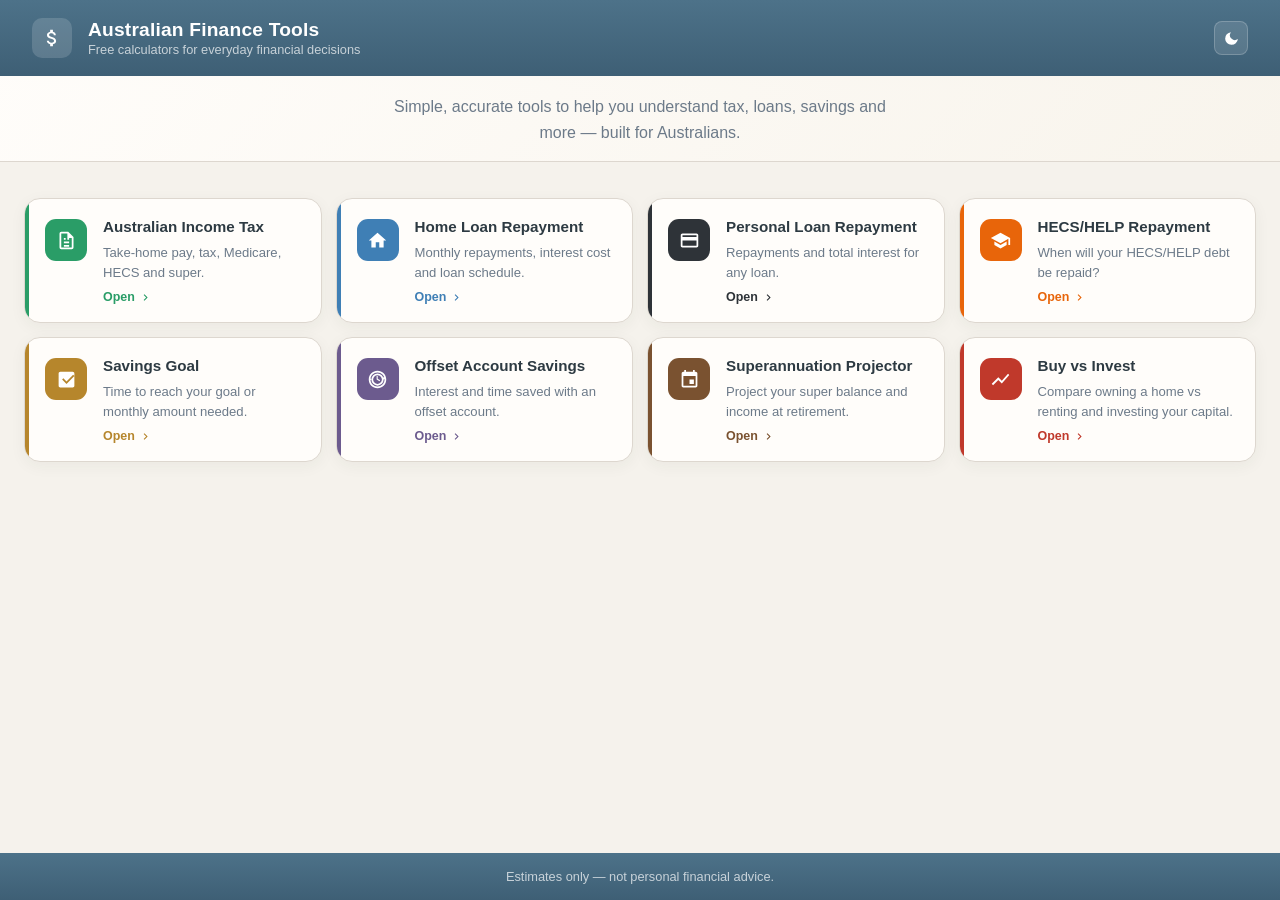
<file: index.html>
<!DOCTYPE html>
<html lang="en-AU">
<head>
<meta charset="UTF-8">
<meta name="viewport" content="width=device-width, initial-scale=1.0">
<title>Australian Finance Tools</title>
<script async src="https://pagead2.googlesyndication.com/pagead/js/adsbygoogle.js?client=ca-pub-XXXXXXXXXXXXXXXX" crossorigin="anonymous"></script>
<style>
:root{
  --green:#2a9d67;  --green-light:#e7f8ef;
  --blue:#3f7fb5;   --blue-light:#edf5fb;
  --amber:#b6862c;  --amber-light:#faf2df;
  --orange:#e67e22; --orange-light:#fef4e8;
  --red:#c0392b;    --red-light:#fdecea;
  --purple:#6c5b8e; --purple-light:#efebf7;
  --brown:#7a5230;  --brown-light:#f2ece4;
  --slate:#2e3338;  --slate-light:#f5f5f5;
  --navy:#3e5f75;
  --dark:#2d3a42;
  --text:#22313f;
  --text-light:#6c7a89;
  --border:#ddd7cf;
  --bg:#f5f2ec;
  --card:#fffdfa;
}

*,*::before,*::after{box-sizing:border-box;margin:0;padding:0}

html,body{overflow-x:hidden;width:100%;max-width:100%}

body{
  font-family:-apple-system,BlinkMacSystemFont,'Segoe UI',sans-serif;
  background:var(--bg);
  color:var(--text);
  min-height:100vh;
  display:flex;
  flex-direction:column;
}

/* ── Header ── */
.hd{
  background:linear-gradient(180deg,#4d7289 0%,var(--navy) 100%);
  padding:18px 32px;
  display:flex;
  align-items:center;
  gap:16px;
  box-shadow:0 2px 12px rgba(0,0,0,.18);
}

.hd-logo{
  width:40px;height:40px;
  background:rgba(255,255,255,.15);
  border-radius:10px;
  display:flex;align-items:center;justify-content:center;
  flex-shrink:0;
}

.hd-logo svg{width:22px;height:22px;fill:#fff}
.hd-title{font-size:1.2rem;font-weight:700;color:#fff;letter-spacing:.01em}
.hd-sub{font-size:.8rem;color:rgba(255,255,255,.7);margin-top:1px}

/* ── Hero ── */
.hero-section{
  background:linear-gradient(135deg,rgba(255,253,250,.98),rgba(248,244,236,.98));
  border-bottom:1px solid var(--border);
  padding:18px 32px 16px;
  text-align:center;
}

.hero-section p{font-size:1rem;color:var(--text-light);max-width:520px;margin:0 auto;line-height:1.6}

/* ── Page wrapper ── */
.page-wrapper{display:flex;justify-content:center;align-items:flex-start;gap:0;width:100%;flex:1}

/* ── Side rails ── */
.side-rail{
  display:none;
  width:180px;min-width:180px;
  position:sticky;top:24px;
  padding:32px 0 24px;
  flex-shrink:0;
  align-items:flex-start;
  justify-content:center;
}

.side-rail-inner{
  background:var(--card);
  border:1px solid var(--border);
  border-radius:16px;
  overflow:hidden;
  box-shadow:0 6px 20px rgba(45,50,40,.05);
}

.rail-ad-label{
  font-size:.68rem;font-weight:700;text-transform:uppercase;letter-spacing:.4px;
  color:var(--text-light);text-align:center;
  padding:7px 0 4px;border-bottom:1px solid var(--border);
}

.rail-ad-inner{padding:8px;display:flex;justify-content:center;align-items:flex-start;min-height:600px}

@media(min-width:1400px){
  .side-rail{display:flex;flex-direction:column}
  .main-content{flex:1;min-width:0}
}

/* ── Main content ── */
.main-content{flex:1;min-width:0}
.container{max-width:1280px;margin:0 auto;padding:36px 24px}

/* ── Calculator grid ── */
.tools-grid{display:grid;grid-template-columns:repeat(4,1fr);gap:14px}

/* ── Calculator card ── */
.tool-card{
  background:var(--card);
  border:1px solid var(--border);
  border-radius:16px;
  padding:18px 20px;
  box-shadow:0 4px 16px rgba(45,50,40,.05);
  transition:transform .18s,box-shadow .18s;
  text-decoration:none;
  color:inherit;
  display:flex;
  flex-direction:row;
  align-items:flex-start;
  gap:16px;
  position:relative;
  overflow:hidden;
}

.tool-card:hover{
  transform:translateY(-3px);
  box-shadow:0 12px 28px rgba(45,50,40,.11);
  border-color:var(--accent,var(--green));
}

/* Left accent stripe */
.tool-card::before{
  content:'';
  position:absolute;top:0;left:0;bottom:0;
  width:4px;
  background:var(--accent,var(--green));
  border-radius:16px 0 0 16px;
}

/* Icon */
.card-icon{
  width:42px;height:42px;min-width:42px;
  border-radius:11px;
  display:flex;align-items:center;justify-content:center;
  background:var(--icon-bg,var(--green-light));
  margin-top:2px;
}

.card-icon svg{width:21px;height:21px;fill:var(--icon-color,var(--green))}

/* Body */
.card-body{display:flex;flex-direction:column;gap:6px;flex:1;min-width:0}
.card-title{font-size:.95rem;font-weight:700;color:var(--dark);line-height:1.3}
.card-desc{font-size:.82rem;color:var(--text-light);line-height:1.5}

.card-cta{
  display:inline-flex;align-items:center;gap:4px;
  font-size:.78rem;font-weight:700;
  color:var(--accent,var(--green));
  margin-top:2px;
}

.card-cta svg{width:13px;height:13px;fill:var(--accent,var(--green));transition:transform .15s}
.tool-card:hover .card-cta svg{transform:translateX(3px)}

/* ── Footer ── */
.ft{
  background:linear-gradient(180deg,#4d7289 0%,var(--navy) 100%);
  padding:16px 32px;
  text-align:center;
  font-size:.8rem;
  color:rgba(255,255,255,.7);
}

.ft a{color:rgba(255,255,255,.85);text-decoration:none}

/* ── Responsive ── */
@media(max-width:1100px){.tools-grid{grid-template-columns:repeat(2,1fr)}}

@media(max-width:600px){
  .tools-grid{grid-template-columns:1fr}
  .hero-section{padding:14px 18px 12px}
  .container{padding:24px 16px}
  .tool-card{flex-direction:column;gap:12px}
  .hd{padding:12px 18px}
}

/* ── Dark mode (index) ─────────────────────────────────── */
[data-theme="dark"] {
  --bg:#141e28; --card:#1e2d3a; --border:#2e3d4a;
  --text:#d4dde6; --text-light:#8a9bab; --dark:#e8edf2;
  --navy:#4a7a9b; --green:#3dbf7e; --green-light:#1a3d2e;
  --brown:#9a7250; --brown-light:#2a2018;
  --slate:#8a9bab; --slate-light:#1e2530;
}
[data-theme="dark"] body { background:var(--bg); color:var(--text); }
[data-theme="dark"] .hd { background:linear-gradient(180deg,#1c3040 0%,#111e2a 100%); }
[data-theme="dark"] .hero-section { background:linear-gradient(135deg,#1a2530,#141e28); border-color:#2e3d4a; }
[data-theme="dark"] .hero-section p { color:#8a9bab; }
[data-theme="dark"] .tool-card { background:#1e2d3a; border-color:#2e3d4a; }
[data-theme="dark"] .tool-card:hover { border-color:var(--accent,#3dbf7e); }
[data-theme="dark"] .card-title { color:#e8edf2; }
[data-theme="dark"] .card-desc { color:#8a9bab; }
[data-theme="dark"] .side-rail-inner { background:#1e2d3a; border-color:#2e3d4a; }
[data-theme="dark"] .rail-ad-label { color:#8a9bab; border-color:#2e3d4a; }
[data-theme="dark"] .ft { background:linear-gradient(180deg,#1c3040 0%,#111e2a 100%); }
/* Personal Loan card: charcoal accent is invisible in dark mode — force cta to white */
[data-theme="dark"] a.tool-card[href*="personal-loan"] .card-cta { color: #e8edf2; }
[data-theme="dark"] a.tool-card[href*="personal-loan"] .card-cta svg { fill: #e8edf2; }

/* Theme button on index (inside .hd which has dark bg) */
#idxThemeBtn {
  display:inline-flex;align-items:center;justify-content:center;
  width:34px;height:34px;border-radius:8px;
  background:rgba(255,255,255,.12);border:1px solid rgba(255,255,255,.2);
  color:#fff;cursor:pointer;flex-shrink:0;margin-left:auto;
}
#idxThemeBtn:hover { background:rgba(255,255,255,.22); }
#idxThemeBtn svg { width:17px;height:17px;fill:currentColor; }
#idxThemeBtn .icon-sun { display:none; }
#idxThemeBtn .icon-moon { display:block; }
[data-theme="dark"] #idxThemeBtn .icon-sun { display:block; }
[data-theme="dark"] #idxThemeBtn .icon-moon { display:none; }
</style>
<script src="js/theme.js"></script>
<script>
document.addEventListener('DOMContentLoaded', function() {
  var btn = document.getElementById('idxThemeBtn');
  if (btn) btn.addEventListener('click', function() {
    var cur = document.documentElement.getAttribute('data-theme');
    var next = cur === 'dark' ? 'light' : 'dark';
    document.documentElement.setAttribute('data-theme', next);
    localStorage.setItem('auscalc-theme', next);
  });
});
</script>
</head>
<body>

<!-- Header -->
<div class="hd">
  <div class="hd-logo">
    <svg viewBox="0 0 24 24"><path d="M11.8 10.9c-2.27-.59-3-1.2-3-2.15 0-1.09 1.01-1.85 2.7-1.85 1.78 0 2.44.85 2.5 2.1h2.21c-.07-1.72-1.12-3.3-3.21-3.81V3h-3v2.16c-1.94.42-3.5 1.68-3.5 3.61 0 2.31 1.91 3.46 4.7 4.13 2.5.6 3 1.48 3 2.41 0 .69-.49 1.79-2.7 1.79-2.06 0-2.87-.92-2.98-2.1h-2.2c.12 2.19 1.76 3.42 3.68 3.83V21h3v-2.15c1.95-.37 3.5-1.5 3.5-3.55 0-2.84-2.43-3.81-4.7-4.4z"/></svg>
  </div>
  <div>
    <div class="hd-title">Australian Finance Tools</div>
    <div class="hd-sub">Free calculators for everyday financial decisions</div>
  </div>

  <button id="idxThemeBtn" aria-label="Toggle dark mode"><svg class="icon-moon" viewBox="0 0 24 24" fill="currentColor" width="16" height="16"><path d="M21 12.79A9 9 0 1111.21 3 7 7 0 0021 12.79z"/></svg><svg class="icon-sun"  viewBox="0 0 24 24" fill="currentColor" width="16" height="16"><path d="M12 17a5 5 0 100-10 5 5 0 000 10zm0-14a1 1 0 011 1v1a1 1 0 11-2 0V4a1 1 0 011-1zm0 16a1 1 0 011 1v1a1 1 0 11-2 0v-1a1 1 0 011-1zm9-8a1 1 0 010 2h-1a1 1 0 110-2h1zM4 12a1 1 0 010 2H3a1 1 0 110-2h1zm14.66-6.24a1 1 0 010 1.41l-.71.71a1 1 0 11-1.41-1.41l.71-.71a1 1 0 011.41 0zM7.05 16.95a1 1 0 010 1.41l-.71.71a1 1 0 11-1.41-1.41l.71-.71a1 1 0 011.41 0zm12.02 2.12a1 1 0 01-1.41 0l-.71-.71a1 1 0 111.41-1.41l.71.71a1 1 0 010 1.41zM6.34 7.76a1 1 0 01-1.41 0l-.71-.71a1 1 0 011.41-1.41l.71.71a1 1 0 010 1.41z"/></svg></button>
</div>

<!-- Hero -->
<div class="hero-section">
  <p>Simple, accurate tools to help you understand tax, loans, savings and more — built for Australians.</p>
</div>

<!-- Page wrapper with side rails -->
<div class="page-wrapper">

  <!-- Left ad rail -->
  <div class="side-rail" style="padding-left:16px">
    <div class="side-rail-inner">
      <div class="rail-ad-label">Advertisement</div>
      <div class="rail-ad-inner">
        <ins class="adsbygoogle"
             style="display:inline-block;width:160px;height:600px"
             data-ad-client="ca-pub-XXXXXXXXXXXXXXXX"
             data-ad-slot="XXXXXXXXXX"></ins>
        <script>(adsbygoogle = window.adsbygoogle || []).push({});</script>
      </div>
    </div>
  </div>

  <!-- Main content -->
  <div class="main-content">
    <div class="container">
      <div class="tools-grid">

        <!-- 1. Income Tax — green -->
        <a class="tool-card" href="income-tax-calculator.html"
           style="--accent:#2a9d67;--icon-bg:#e7f8ef;--icon-color:#ffffff">
          <div class="card-icon" style="background:#2a9d67;"><svg  viewBox="0 0 24 24" style="fill:white;display:block;"><path d="M14 2H6a2 2 0 00-2 2v16a2 2 0 002 2h12a2 2 0 002-2V8l-6-6zm4 18H6V4h7v5h5v11zM9 13h6v2H9zm0-4h2v2H9zm4 0h2v2h-2zm-4 8h6v2H9z"/></svg>
          </div>
          <div class="card-body">
            <div class="card-title">Australian Income Tax</div>
            <div class="card-desc">Take-home pay, tax, Medicare, HECS and super.</div>
            <div class="card-cta">Open <svg viewBox="0 0 24 24"><path d="M8.59 16.59L13.17 12 8.59 7.41 10 6l6 6-6 6z"/></svg></div>
          </div>
        </a>

        <!-- 2. Home Loan — blue -->
        <a class="tool-card" href="home-loan-calculator.html"
           style="--accent:#3f7fb5;--icon-bg:#edf5fb;--icon-color:#ffffff">
          <div class="card-icon" style="background:#3f7fb5;"><svg  viewBox="0 0 24 24" style="fill:white;display:block;"><path d="M10 20v-6h4v6h5v-8h3L12 3 2 12h3v8z"/></svg>
          </div>
          <div class="card-body">
            <div class="card-title">Home Loan Repayment</div>
            <div class="card-desc">Monthly repayments, interest cost and loan schedule.</div>
            <div class="card-cta">Open <svg viewBox="0 0 24 24"><path d="M8.59 16.59L13.17 12 8.59 7.41 10 6l6 6-6 6z"/></svg></div>
          </div>
        </a>

        <!-- 3. Personal Loan — slate/dark -->
        <a class="tool-card" href="personal-loan-calculator.html"
           style="--accent:#2e3338;--icon-bg:#f5f5f5;--icon-color:#ffffff">
          <div class="card-icon" style="background:#2e3338;"><svg  viewBox="0 0 24 24" style="fill:white;display:block;"><path d="M20 4H4c-1.11 0-2 .89-2 2v12c0 1.11.89 2 2 2h16c1.11 0 2-.89 2-2V6c0-1.11-.89-2-2-2zm0 14H4v-6h16v6zm0-10H4V6h16v2z"/></svg>
          </div>
          <div class="card-body">
            <div class="card-title">Personal Loan Repayment</div>
            <div class="card-desc">Repayments and total interest for any loan.</div>
            <div class="card-cta">Open <svg viewBox="0 0 24 24"><path d="M8.59 16.59L13.17 12 8.59 7.41 10 6l6 6-6 6z"/></svg></div>
          </div>
        </a>

        <!-- 4. HECS/HELP — orange -->
        <a class="tool-card" href="hecs-calculator.html"
           style="--accent:#e8650a;--icon-bg:#fdeee4;--icon-color:#ffffff">
          <div class="card-icon" style="background:#e8650a;"><svg  viewBox="0 0 24 24" style="fill:white;display:block;"><path d="M5 13.18v4L12 21l7-3.82v-4L12 17l-7-3.82zM12 3L1 9l11 6 9-4.91V17h2V9L12 3z"/></svg>
          </div>
          <div class="card-body">
            <div class="card-title">HECS/HELP Repayment</div>
            <div class="card-desc">When will your HECS/HELP debt be repaid?</div>
            <div class="card-cta">Open <svg viewBox="0 0 24 24"><path d="M8.59 16.59L13.17 12 8.59 7.41 10 6l6 6-6 6z"/></svg></div>
          </div>
        </a>

        <!-- 5. Savings Goal — amber -->
        <a class="tool-card" href="savings-goal-calculator.html"
           style="--accent:#b6862c;--icon-bg:#faf2df;--icon-color:#ffffff">
          <div class="card-icon" style="background:#b6862c;"><svg  viewBox="0 0 24 24" style="fill:white;display:block;"><path d="M19 3H5c-1.1 0-2 .9-2 2v14c0 1.1.9 2 2 2h14c1.1 0 2-.9 2-2V5c0-1.1-.9-2-2-2zm-7 14l-5-5 1.41-1.41L12 14.17l7.59-7.59L21 8l-9 9z"/></svg>
          </div>
          <div class="card-body">
            <div class="card-title">Savings Goal</div>
            <div class="card-desc">Time to reach your goal or monthly amount needed.</div>
            <div class="card-cta">Open <svg viewBox="0 0 24 24"><path d="M8.59 16.59L13.17 12 8.59 7.41 10 6l6 6-6 6z"/></svg></div>
          </div>
        </a>

        <!-- 6. Offset Account — purple -->
        <a class="tool-card" href="offset-calculator.html"
           style="--accent:#6c5b8e;--icon-bg:#efebf7;--icon-color:#ffffff">
          <div class="card-icon" style="background:#6c5b8e;"><svg  viewBox="0 0 24 24" style="fill:white;display:block;"><path d="M17 12c0 2.76-2.24 5-5 5s-5-2.24-5-5 2.24-5 5-5 5 2.24 5 5zm-5-7A7 7 0 1 0 12 19 7 7 0 0 0 12 5zm-1 3v4l3.28 1.97.72-1.21-2.75-1.63V8H11zm9.78 2.61l-1.42-1.42-1.4 1.42 1.42 1.42 1.4-1.42zM3.64 10.19L2.22 11.61l1.4 1.42 1.42-1.42-1.4-1.42zM12 2C6.48 2 2 6.48 2 12s4.48 10 10 10 10-4.48 10-10S17.52 2 12 2zm0 18c-4.42 0-8-3.58-8-8s3.58-8 8-8 8 3.58 8 8-3.58 8-8 8z"/></svg>
          </div>
          <div class="card-body">
            <div class="card-title">Offset Account Savings</div>
            <div class="card-desc">Interest and time saved with an offset account.</div>
            <div class="card-cta">Open <svg viewBox="0 0 24 24"><path d="M8.59 16.59L13.17 12 8.59 7.41 10 6l6 6-6 6z"/></svg></div>
          </div>
        </a>

        <!-- 7. Superannuation — brown -->
        <a class="tool-card" href="super-projector-calculator.html"
           style="--accent:#7a5230;--icon-bg:#f2ece4;--icon-color:#ffffff">
          <div class="card-icon" style="background:#7a5230;"><svg  viewBox="0 0 24 24" style="fill:white;display:block;"><path d="M17 12h-5v5h5v-5zM16 1v2H8V1H6v2H5c-1.11 0-1.99.9-1.99 2L3 19c0 1.1.89 2 2 2h14c1.1 0 2-.9 2-2V5c0-1.1-.9-2-2-2h-1V1h-2zm3 18H5V8h14v11z"/></svg>
          </div>
          <div class="card-body">
            <div class="card-title">Superannuation Projector</div>
            <div class="card-desc">Project your super balance and income at retirement.</div>
            <div class="card-cta">Open <svg viewBox="0 0 24 24"><path d="M8.59 16.59L13.17 12 8.59 7.41 10 6l6 6-6 6z"/></svg></div>
          </div>
        </a>

        <!-- 8. Buy vs Invest — red -->
        <a class="tool-card" href="buy-vs-invest-calculator.html"
           style="--accent:#c0392b;--icon-bg:#fdecea;--icon-color:#ffffff">
          <div class="card-icon" style="background:#c0392b;"><svg  viewBox="0 0 24 24" style="fill:white;display:block;"><path d="M3.5 18.49l6-6.01 4 4L22 6.92l-1.41-1.41-7.09 7.97-4-4L2 16.99z"/></svg>
          </div>
          <div class="card-body">
            <div class="card-title">Buy vs Invest</div>
            <div class="card-desc">Compare owning a home vs renting and investing your capital.</div>
            <div class="card-cta">Open <svg viewBox="0 0 24 24"><path d="M8.59 16.59L13.17 12 8.59 7.41 10 6l6 6-6 6z"/></svg></div>
          </div>
        </a>

      </div>
    </div>
  </div>

  <!-- Right ad rail -->
  <div class="side-rail" style="padding-right:16px">
    <div class="side-rail-inner">
      <div class="rail-ad-label">Advertisement</div>
      <div class="rail-ad-inner">
        <ins class="adsbygoogle"
             style="display:inline-block;width:160px;height:600px"
             data-ad-client="ca-pub-XXXXXXXXXXXXXXXX"
             data-ad-slot="XXXXXXXXXX"></ins>
        <script>(adsbygoogle = window.adsbygoogle || []).push({});</script>
      </div>
    </div>
  </div>

</div>

<!-- Footer -->
<div class="ft">Estimates only &mdash; not personal financial advice.</div>

</body>
</html>
</file>
